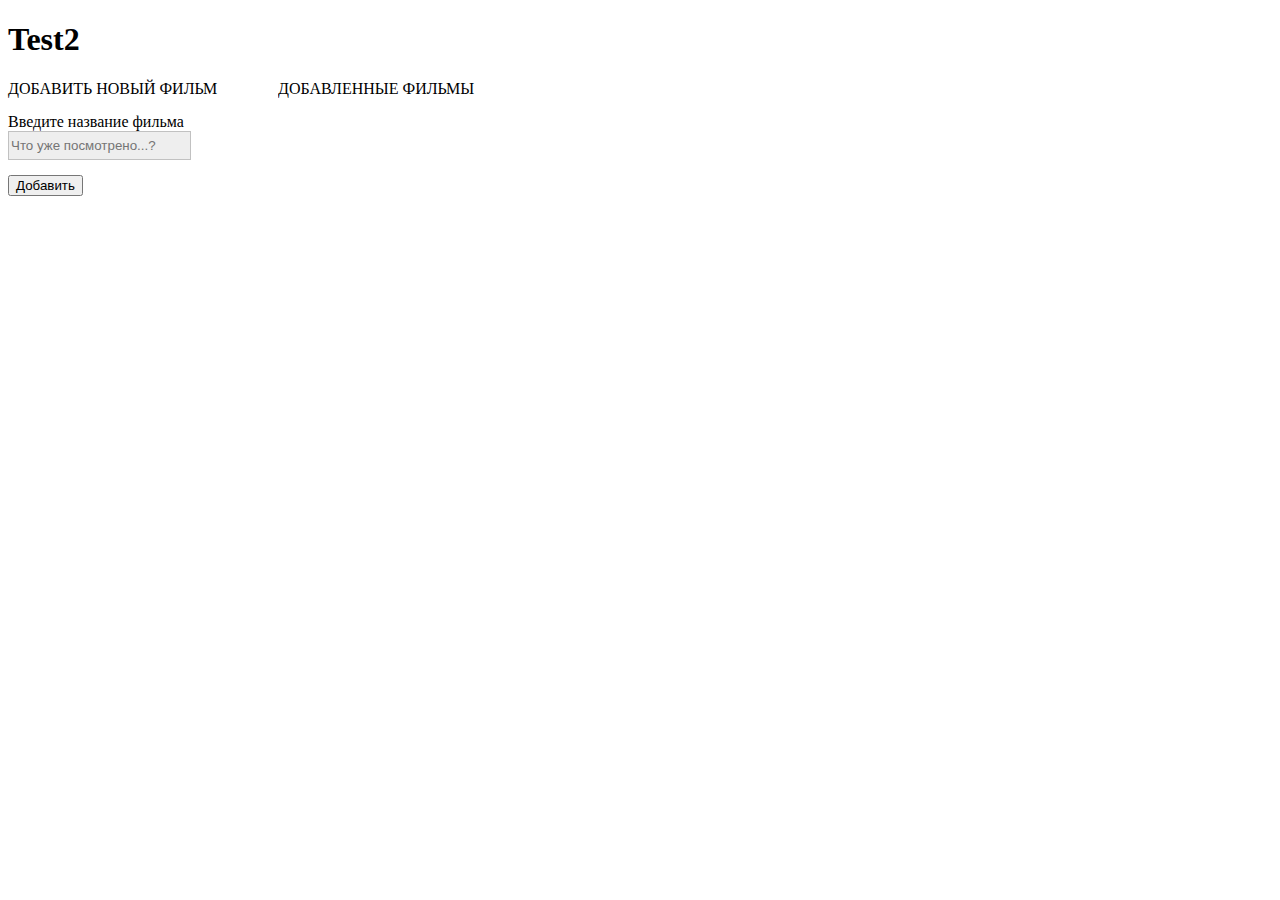
<file: test2/index.html>
<!DOCTYPE html>
<html lang="en">
<head>
    <meta charset="UTF-8">
    <meta http-equiv="X-UA-Compatible" content="IE=edge">
    <meta name="viewport" content="width=device-width, initial-scale=1.0">
    <link rel="stylesheet" href="css/style.css">
    <title>Document</title>
</head>
<body>
    <h1>Test2</h1>
    <div class="formNewFilms">
        <form class="add">
            <div class="promo__interactive-title">ДОБАВИТЬ НОВЫЙ ФИЛЬМ</div>
            <span>Введите название фильма</span>
            <input class="adding__input" type="text" placeholder="Что уже посмотрено...?">
            <button>Добавить</button>
        </form>
    </div> 
    <div class="list">
        <div class="promo__interactive-title">ДОБАВЛЕННЫЕ ФИЛЬМЫ</div>
        <ul class="promo__interactive-list">
            <li class="promo__interactive-item">
                <div class="delete"></div>
            </li>
            <li class="promo__interactive-item">
                <div class="delete"></div>
            </li>
            <li class="promo__interactive-item">
                <div class="delete"></div>
            </li>
            <li class="promo__interactive-item">
                <div class="delete"></div>
            </li>
            <li class="promo__interactive-item2">
                <div class="delete"></div>
            </li> 
        </ul>
    </div>  
   
    <script src = "js/script.js"></script>
</body>
</html>
</file>
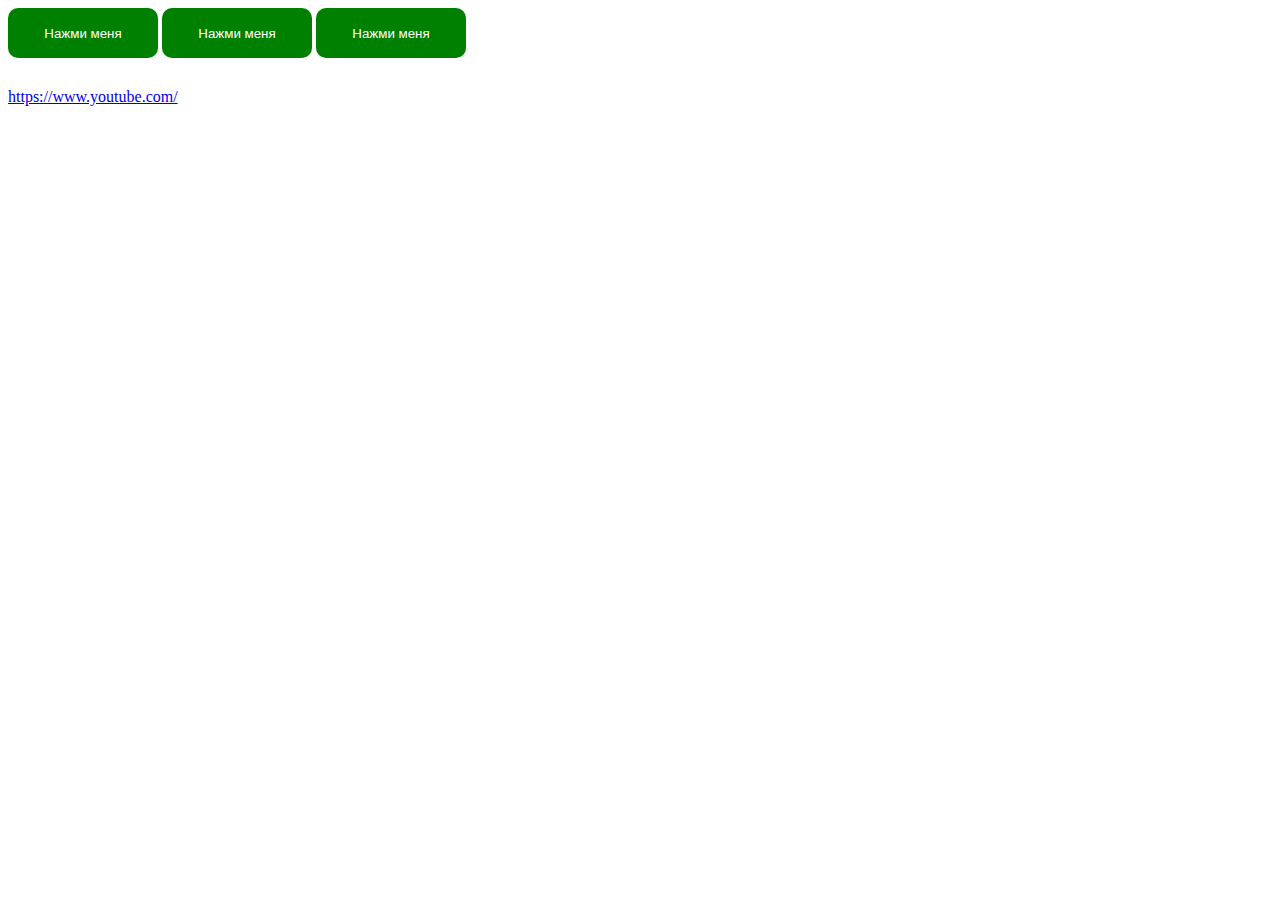
<file: course/039/index.html>
<!DOCTYPE html>
<html lang="ru">
  <head>
		<meta charset="utf-8">
		<meta http-equiv="X-UA-Compatible" content="IE=edge">
		<title>JavaScript</title>
		<link rel="stylesheet" href="css.css">
  </head>
  <body>
        <button  id="btn">Нажми меня</button>
		<button >Нажми меня</button>
		<button>Нажми меня</button>
    	<a href="https://www.youtube.com/">https://www.youtube.com/</a>

		<script src="script.js"></script>
  </body>
</html>
</file>
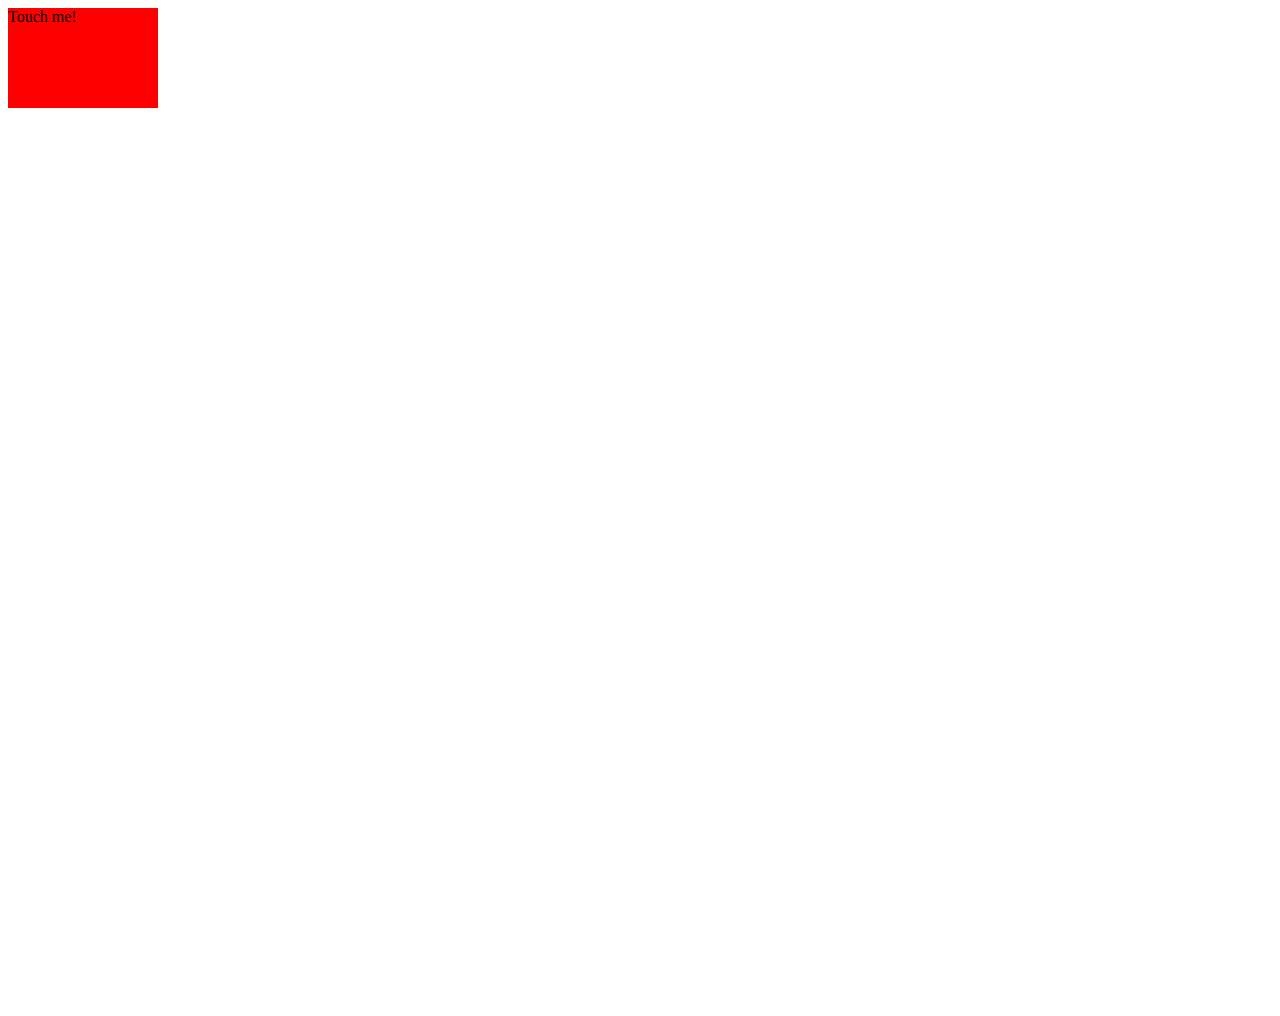
<file: course/043/index.html>
<!DOCTYPE html>
<html lang="en">
<head>
	<meta charset="UTF-8">
	<meta name="viewport" content="width=device-width, initial-scale=1, shrink-to-fit=no">
	<title>Document</title>
	<style>
		body {
			height: 1000px;
		}
		.box {
			width: 150px;
			height: 100px;
			background-color: red;
		}
	</style>
</head>
<body>
	
	<div class="box">
		Touch me!
	</div>

	<script src="js/script.js"></script>
</body>
</html>
</file>
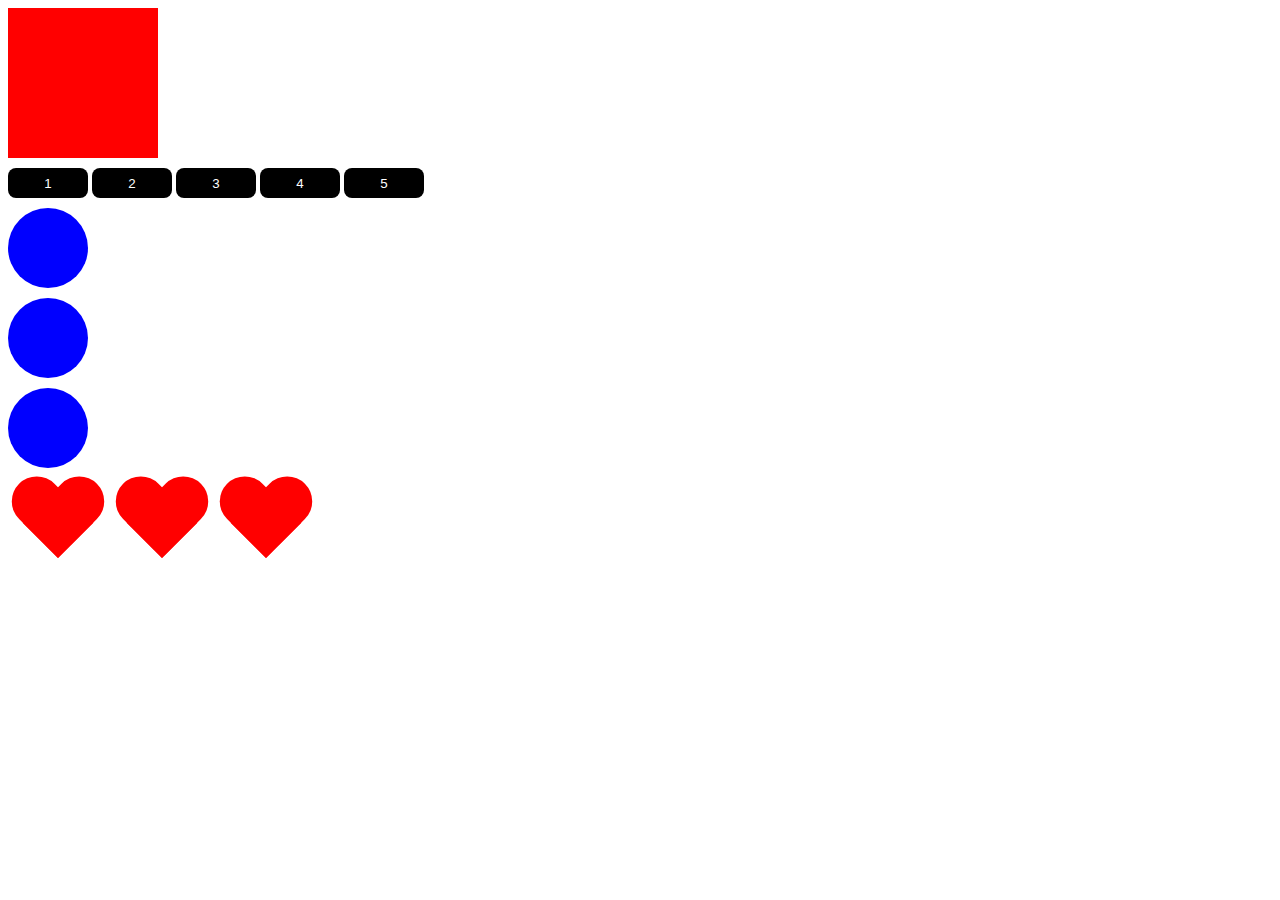
<file: course/dom/index.html>
<!DOCTYPE html>
<html lang="ru">
	<head>
		<meta charset="utf-8">
		<meta http-equiv="X-UA-Compatible" content="IE=edge">
		<title>JavaScript</title>
		<link rel="stylesheet" href="css/style.css">
	</head>
	<body>
		<div class="box" id="box"></div>
		<button>1</button>
		<button>2</button>
		<button>3</button>
		<button>4</button>
		<button>5</button>

		<div class="circle"></div>
		<div class="circle"></div>
		<div class="circle"></div>

		<div class="wrapper">
			<div class="heart"></div>
			<div class="heart"></div>
            <div class="heart"></div>
            
		</div>

		<script src="js/script.js"></script>
	</body>
</html>
</file>
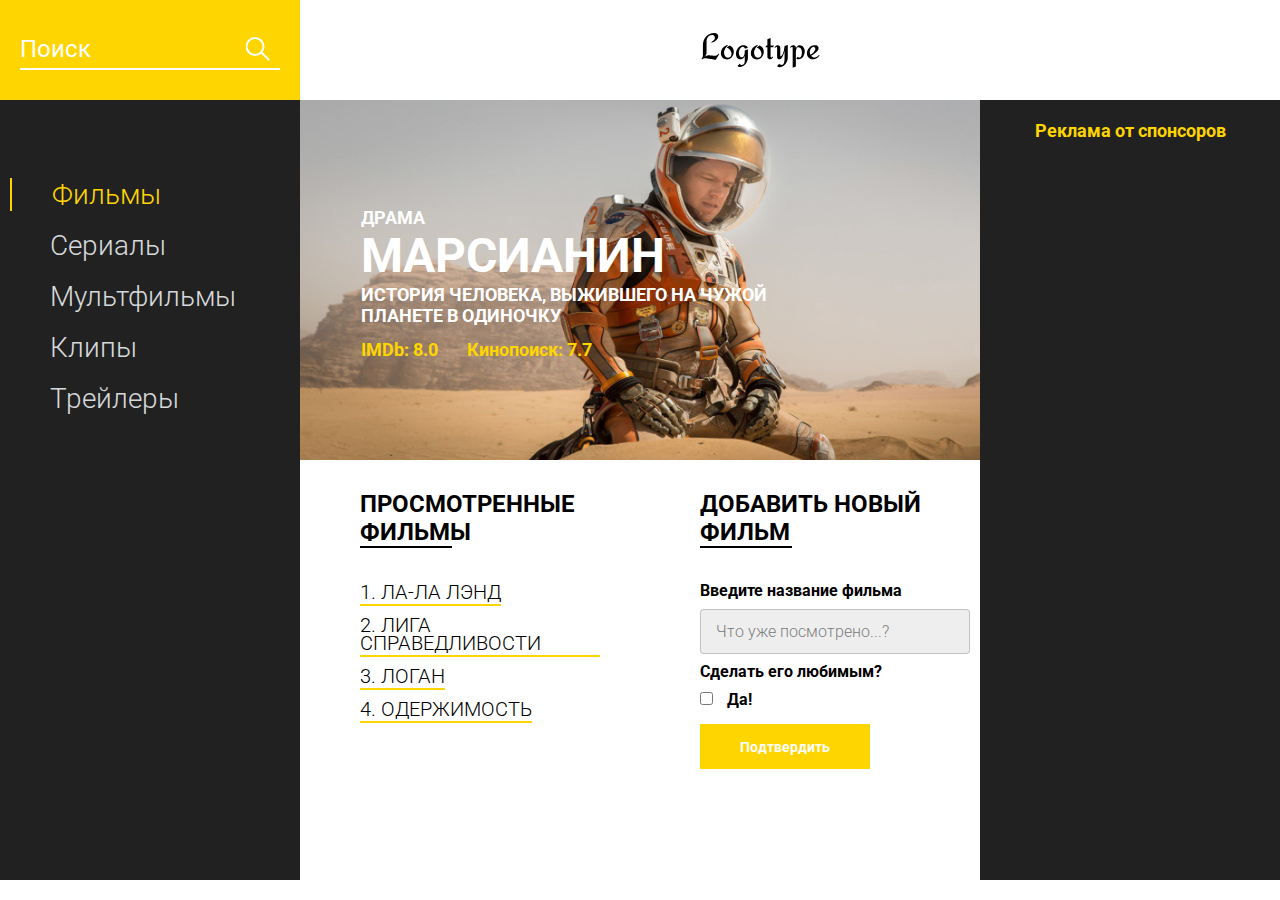
<file: practik/websait/index.html>
<!DOCTYPE html>
<html lang="en">
<head>
    <meta charset="UTF-8">
    <meta name="viewport" content="width=device-width, initial-scale=1.0">
    <title>Movie DB</title>
    <link href="https://fonts.googleapis.com/css?family=Roboto:300,400,700&display=swap&subset=cyrillic-ext" rel="stylesheet">
    <link rel="stylesheet" href="css/style.min.css">
</head>
<body>
    <header class="header">
        <div class="header__search">
            <form action="#">
                <input type="text" placeholder="Поиск">
            </form>
        </div>
        <div class="header__logo">
            <img src="icons/Logotype.svg" alt="logo">
        </div>
    </header>
    <main class="promo">
        <div class="promo__menu">
            <nav class="promo__menu-list">
                <ul>
                    <li><a class="promo__menu-item promo__menu-item_active" href="#">Фильмы</a></li>
                    <li><a class="promo__menu-item" href="#">Сериалы</a></li>
                    <li><a class="promo__menu-item" href="#">Мультфильмы</a></li>
                    <li><a class="promo__menu-item" href="#">Клипы</a></li>
                    <li><a class="promo__menu-item" href="#">Трейлеры</a></li>
                </ul>
            </nav>
        </div>
        <div class="promo__content">
            <div class="promo__bg">
                <div class="promo__genre">КОМЕДИЯ</div>
                <div class="promo__title">МАРСИАНИН</div>
                <div class="promo__descr">ИСТОРИЯ ЧЕЛОВЕКА, ВЫЖИВШЕГО НА ЧУЖОЙ ПЛАНЕТЕ В ОДИНОЧКУ</div>
                <div class="promo__ratings">
                    <span>IMDb: 8.0</span>
                    <span>Кинопоиск: 7.7</span>
                </div>
            </div>
            <div class="promo__interactive">
                <div>
                    <div class="promo__interactive-title">ПРОСМОТРЕННЫЕ ФИЛЬМЫ</div>
                    <ul class="promo__interactive-list">
                        <li class="promo__interactive-item">ЛОГАН
                            <div class="delete"></div>
                        </li>
                        <li class="promo__interactive-item">ЛИГА СПРАВЕДЛИВОСТИ
                            <div class="delete"></div>
                        </li>
                        <li class="promo__interactive-item">ЛА-ЛА ЛЭНД
                            <div class="delete"></div>
                        </li>
                        <li class="promo__interactive-item">ОДЕРЖИМОСТЬ
                            <div class="delete"></div>
                        </li>
                        <li class="promo__interactive-item">СКОТТ ПИЛИГРИМ ПРОТИВ...
                            <div class="delete"></div>
                        </li>
                    </ul>
                </div>
                <div>
                    <form class="add">
                        <div class="promo__interactive-title">ДОБАВИТЬ НОВЫЙ ФИЛЬМ</div>
                        <span>Введите название фильма</span>
                        <input class="adding__input" type="text" placeholder="Что уже посмотрено...?">
                        <span>Сделать его любимым?</span>
                        <input type="checkbox">
                        <span class="yes">Да!</span>
                        <button>Подтвердить</button>
                    </form>
                </div>
            </div>
        </div>
        <div class="promo__adv">
            <div class="promo__adv-title">Реклама от спонсоров</div>
            <img src="img/content_1.jpg" alt="some picture">
            <img src="img/content_2.jpg" alt="some picture">
            <img src="img/content_3.png" alt="some picture">
        </div>
    </main>

    <script src="js/script.js"></script>
</body>
</html>
</file>
<file: test2/css/style.css>
.formNewFilms{
    width: 270px;
    float: left;
}

.promo__interactive-title, span, .adding__input {
    margin-bottom: 15px;
}

input{
    height: 25px;
    background: rgba(196,196,196,0.29);
    border: 1px solid rgba(0,0,0,0.19);
    display: block;
}

.list {
    overflow: hidden;
    width: 300px;
}

.promo__interactive-list{
    list-style-type: none;
}

li.promo__interactive-item{
    margin-bottom: 5px;
    border-bottom: 1px dotted black;
}

.delete {
    cursor:pointer;
    display: block;
    background:url("../img/trash.png") center center/cover no-repeat;
    width:25px;
    height:20px;
    float:right;
    transform:translateX(30%);
}
</file>
<file: course/039/css.css>
button {
  width: 150px;
  height: 50px;
  background-color: green;
  border: none;
  color: #fff;
  border-radius: 10px;
  outline: none;
  cursor: pointer;
  transition: 0.3s;
}
button:hover {
  transform: scale(0.95);
}
.overlay {
  background-color: pink;
  width: 200px;
  height: 100px;
  text-align: center;
  line-height: 100px;
}
a {
  display: block;
  margin-top: 30px;
}
</file>
<file: course/dom/css/style.css>
.box {
  width: 150px;
  height: 150px;
  background-color: red;
}
button {
	width: 80px;
	height: 30px;
	margin-top: 10px;
	border: none;
	border-radius: 8px;
	background-color: #000;
	color: #fff;
	cursor: pointer;
	outline: none;
}

.circle {
	width: 80px;
	height: 80px;
	background-color: blue;
	display: block;
	margin-top: 10px;
	border-radius: 100%;
}

.heart {
	display: inline-block;
    position: relative;
    width: 100px;
    height: 90px;
    margin-top: 10px;
}
.heart:before,
.heart:after {
    position: absolute;
    content: "";
    left: 50px;
    top: 0;
    width: 50px;
    height: 80px;
    background: red;
    -moz-border-radius: 50px 50px 0 0;
    border-radius: 50px 50px 0 0;
    -webkit-transform: rotate(-45deg);
       -moz-transform: rotate(-45deg);
        -ms-transform: rotate(-45deg);
         -o-transform: rotate(-45deg);
            transform: rotate(-45deg);
    -webkit-transform-origin: 0 100%;
       -moz-transform-origin: 0 100%;
        -ms-transform-origin: 0 100%;
         -o-transform-origin: 0 100%;
            transform-origin: 0 100%;
}
.heart:after {
    left: 0;
    -webkit-transform: rotate(45deg);
       -moz-transform: rotate(45deg);
        -ms-transform: rotate(45deg);
         -o-transform: rotate(45deg);
            transform: rotate(45deg);
    -webkit-transform-origin: 100% 100%;
       -moz-transform-origin: 100% 100%;
        -ms-transform-origin: 100% 100%;
         -o-transform-origin: 100% 100%;
            transform-origin :100% 100%;
}
.black{
	width: 150px;
	height: 50px;
	line-height: 50px;
	text-align: center;
	background-color: black;
	margin-bottom: 30px;
	margin-top: 30px;
	color: #fff;
}
</file>
<file: practik/websait/css/style.min.css>
*{-webkit-box-sizing:border-box;box-sizing:border-box;margin:0;padding:0;font-family:'Roboto', sans-serif}.header{display:-webkit-box;display:-ms-flexbox;display:flex;height:100px}.header__search{display:-webkit-box;display:-ms-flexbox;display:flex;-webkit-box-pack:center;-ms-flex-pack:center;justify-content:center;-webkit-box-align:center;-ms-flex-align:center;align-items:center;height:100%;width:300px;background:#FFD500}.header__search form{position:relative;width:260px;height:30px}.header__search form input{width:100%;border:none;border-bottom:2px solid #fff;background-color:transparent;color:#fff;font-size:24px;line-height:28px;padding-bottom:5px;outline:none}.header__search form input::-webkit-input-placeholder{color:#fff}.header__search form input:-ms-input-placeholder{color:#fff}.header__search form input::-ms-input-placeholder{color:#fff}.header__search form input::placeholder{color:#fff}.header__search form:after{content:'';display:block;position:absolute;top:2px;right:10px;background:url("../icons/search.svg") center center/cover no-repeat;width:24px;height:24px}.header__logo{display:-webkit-box;display:-ms-flexbox;display:flex;-webkit-box-pack:center;-ms-flex-pack:center;justify-content:center;-webkit-box-align:center;-ms-flex-align:center;align-items:center;height:100%;width:calc(100% - 360px)}.promo{height:780px;display:-webkit-box;display:-ms-flexbox;display:flex}.promo__menu{width:300px;height:100%;background:#212121;padding:60px 0 0 10px}.promo__menu-item{display:block;font-size:28px;line-height:33px;color:#D6D9DC;text-decoration:none;font-weight:300;padding-left:40px;margin-top:18px}.promo__menu-item:hover{color:#FFD500}.promo__menu-item_active{border-left:2px solid  #FFD500;color:#FFD500}.promo__content{width:calc(100% - 600px)}.promo__bg{height:360px;background:url("../img/mars.webp") center center/cover no-repeat;background-position:top;padding:107px 0 0 61px}.promo__genre{font-weight:bold;font-size:18px;line-height:21px;color:#FFFFFF;text-transform:uppercase}.promo__title{font-weight:bold;font-size:48px;line-height:56px;color:#FFFFFF;text-transform:uppercase}.promo__descr{width:481px;font-weight:bold;font-size:18px;line-height:21px;color:#FFFFFF;text-transform:uppercase}.promo__ratings{margin-top:13px}.promo__ratings span{font-weight:bold;font-size:18px;line-height:21px;color:#FFD500;margin-right:25px}.promo__interactive{display:-webkit-box;display:-ms-flexbox;display:flex}.promo__interactive>div{width:50%;padding:30px 0 0 60px}.promo__interactive-title{display:inline-block;font-weight:bold;font-size:24px;line-height:28px;color:#000000}.promo__interactive-title:after{content:'';display:block;width:33%;height:2px;background-color:#000}.promo__interactive-list{list-style-type:none;margin-top:35px;display:-webkit-box;display:-ms-flexbox;display:flex;-webkit-box-orient:vertical;-webkit-box-direction:normal;-ms-flex-direction:column;flex-direction:column;-webkit-box-align:start;-ms-flex-align:start;align-items:flex-start}.promo__interactive-item{display:inline-block;position:relative;font-weight:300;font-size:20px;line-height:18px;color:#000000;margin-bottom:15px;padding-right:40px;text-transform:uppercase}.promo__interactive-item span{display:block;position:absolute;left:-30px;top:50%;-webkit-transform:translateY(-50%);transform:translateY(-50%);width:20px;height:20px;background:url("../icons/Star.svg") center center/cover no-repeat}.promo__interactive-item:before{content:'';position:absolute;bottom:-5px;display:block;width:calc(100% - 40px);height:2px;background-color:#FFD500}.promo__interactive-item:hover .delete{content:'';display:block;position:absolute;right:0px;top:50%;-webkit-transform:translateY(-50%);transform:translateY(-50%);width:20px;height:20px;background:url("../icons/trash.png") center center/cover no-repeat;cursor:pointer}.promo__interactive .add .promo__interactive-title{margin-bottom:25px}.promo__interactive .add span{display:block;margin:10px 0;font-weight:bold;font-size:16px;line-height:16px;color:#000000}.promo__interactive .add .yes{display:inline;margin-left:10px}.promo__interactive .add input[type="text"]{width:270px;height:45px;line-height:50px;font-size:16px;background:rgba(196,196,196,0.29);border:1px solid rgba(0,0,0,0.19);padding:0 15px;outline:none;border-radius:4px}.promo__interactive .add input[type="text"]::-webkit-input-placeholder{font-weight:300;font-size:16px;color:rgba(0,0,0,0.53)}.promo__interactive .add input[type="text"]:-ms-input-placeholder{font-weight:300;font-size:16px;color:rgba(0,0,0,0.53)}.promo__interactive .add input[type="text"]::-ms-input-placeholder{font-weight:300;font-size:16px;color:rgba(0,0,0,0.53)}.promo__interactive .add input[type="text"]::placeholder{font-weight:300;font-size:16px;color:rgba(0,0,0,0.53)}.promo__interactive .add button{display:block;margin-top:15px;width:170px;height:45px;background:#FFD500;font-weight:bold;font-size:14px;line-height:14px;color:#FFFFFF;border:none;outline:none;cursor:pointer}.promo__interactive .add button:active{-webkit-transform:scale(0.95);transform:scale(0.95)}.promo__adv{background:#212121;width:300px;height:100%}.promo__adv-title{font-weight:bold;font-size:18px;line-height:21px;color:#FFD500;margin:20px 0;text-align:center}.promo__adv img{width:100%;margin-bottom:10px}
/*# sourceMappingURL=style.min.css.map */
</file>
